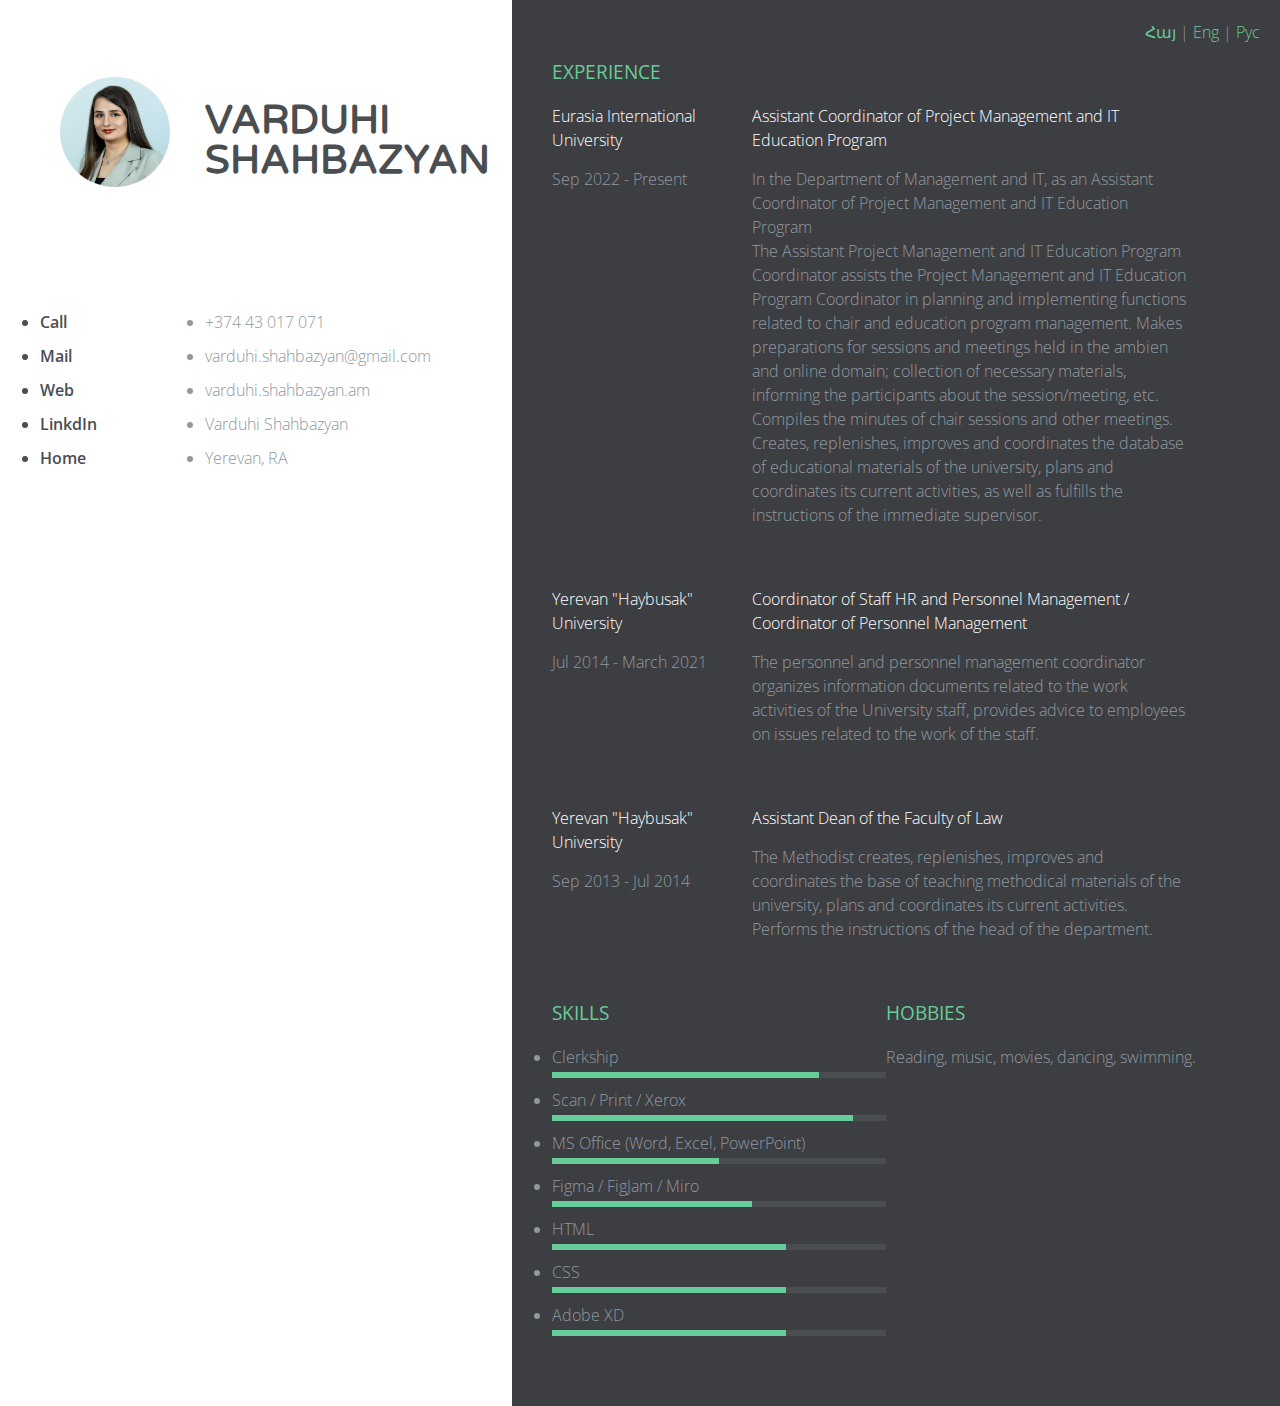
<file: cv/en/index.html>
<!DOCTYPE html>
<html lang="en">

<head>
  <meta charset="UTF-8">
  <meta name="viewport" content="width=device-width, initial-scale=1.0">
  <title>VARDUHI SHAHBAZYAN</title>
  <link rel="stylesheet" href="../inc/styles.css">
  <script type="text/javascript" src="../inc/script.js"></script>
</head>

<body>
  <meta name="viewport" content="width=device-width, initial-scale=1, maximum-scale=1">
  <div class="resume-wrapper">
    <section class="profile section-padding">
      <div class="container">
        <div class="picture-resume-wrapper">
          <div class="picture-resume">
            <span><img
                src="../inc/image.jpg"
                alt="Varduhi Shahbazyan photo" />
            </span>
          </div>
          <div class="clearfix"></div>
        </div>
        <div class="name-wrapper">
          <h1>Varduhi <br/>Shahbazyan</h1>
        </div>
        <div class="clearfix"></div>
        <div class="contact-info clearfix">
          <ul class="list-titles">
             <li>Call</li>
             <li>Mail</li>
             <li>Web</li>
      	     <li>LinkdIn</li>
             <li>Home</li>
          </ul>
          <ul class="list-content ">
            <li>+374 43 017 071</li>
            <li>varduhi.shahbazyan@gmail.com</li>
            <li>varduhi.shahbazyan.am</li>
            <li>Varduhi Shahbazyan</li>
            <li>Yerevan, RA</li>
          </ul>
        </div>
      </div>
    </section>

    <section class="experience section-padding">
      <div class="container">
        <div style="text-align: right;position: absolute;top: 20px;right: 20px;">
          <a href="/cv/hy">Հայ</a> | <a href="/cv/en">Eng</a> | <a href="/cv/ru">Рус</a>
        </div>
        <h3 class="experience-title">Experience</h3>

        <div class="experience-wrapper">
          <div class="company-wrapper clearfix">
            <div class="experience-title">Eurasia International University</div> <!-- NAME OF THE COMPANY YOUWORK WITH  -->
            <div class="time">Sep 2022 - Present</div> <!-- THE TIME YOU WORK WITH THE COMPANY  -->
          </div>

          <div class="job-wrapper clearfix">
            <div class="experience-title">Assistant Coordinator of Project Management and IT Education Program </div> <!-- JOB TITLE  -->
            <div class="company-description">
              <p>In the Department of Management and IT, as an Assistant Coordinator of Project Management and IT Education Program</br>
The Assistant Project Management and IT Education Program Coordinator assists the Project Management and IT Education Program Coordinator in planning and implementing functions related to chair and education program management. Makes preparations for sessions and meetings held in the ambien and online domain; collection of necessary materials, informing the participants about the session/meeting, etc. Compiles the minutes of chair sessions and other meetings. Creates, replenishes, improves and coordinates the database of educational materials of the university, plans and coordinates its current activities, as well as fulfills the instructions of the immediate supervisor.</p> <!-- JOB DESCRIPTION  -->
            </div>
          </div>

          <div class="company-wrapper clearfix">
            <div class="experience-title">Yerevan "Haybusak" University</div> <!-- NAME OF THE COMPANY YOUWORK WITH  -->
            <div class="time">Jul 2014 - March 2021</div> <!-- THE TIME YOU WORK WITH THE COMPANY  -->
          </div>

          <div class="job-wrapper clearfix">
            <div class="experience-title">Coordinator of Staff HR and Personnel Management / Coordinator of Personnel Management</div> <!-- JOB TITLE  -->
            <div class="company-description">
	      <p>The personnel and personnel management coordinator organizes information documents related to the work activities of the University staff, provides advice to employees on issues related to the work of the staff.</p> <!-- JOB DESCRIPTION  -->
            </div>
          </div>

          <div class="company-wrapper clearfix">
            <div class="experience-title">Yerevan "Haybusak" University</div> <!-- NAME OF THE COMPANY YOUWORK WITH  -->
            <div class="time">Sep 2013 - Jul 2014</div> <!-- THE TIME YOU WORK WITH THE COMPANY  -->
          </div>

          <div class="job-wrapper clearfix">
            <div class="experience-title">Assistant Dean of the Faculty of Law </div> <!-- JOB TITLE  -->
            <div class="company-description">
              <p>The Methodist creates, replenishes, improves and coordinates the base of teaching methodical materials of the university, plans and coordinates its current activities. Performs the instructions of the head of the department.</p> <!-- JOB DESCRIPTION  -->
            </div>
          </div>

        </div><!--Skill experience-->

        <div class="section-wrapper clearfix">
          <h3 class="section-title">Skills</h3> <!-- YOUR SET OF SKILLS  -->
          <ul>
            <li class="skill-percentage">Clerkship</li>
            <li class="skill-percentage">Scan / Print / Xerox</li>
            <li class="skill-percentage">MS Office (Word, Excel, PowerPoint)</li>
            <li class="skill-percentage">Figma / FigJam / Miro</li>
	    <li class="skill-percentage">HTML</li>
	    <li class="skill-percentage">CSS</li>
            <li class="skill-percentage">Adobe XD</li>
          </ul>

        </div>

        <div class="section-wrapper clearfix">
          <h3 class="section-title">Hobbies</h3>
          <p>Reading, music, movies, dancing, swimming.</p>
        </div>

      </div>
    </section>

    <div class="clearfix"></div>
  </div>
</body>

</html>
</file>
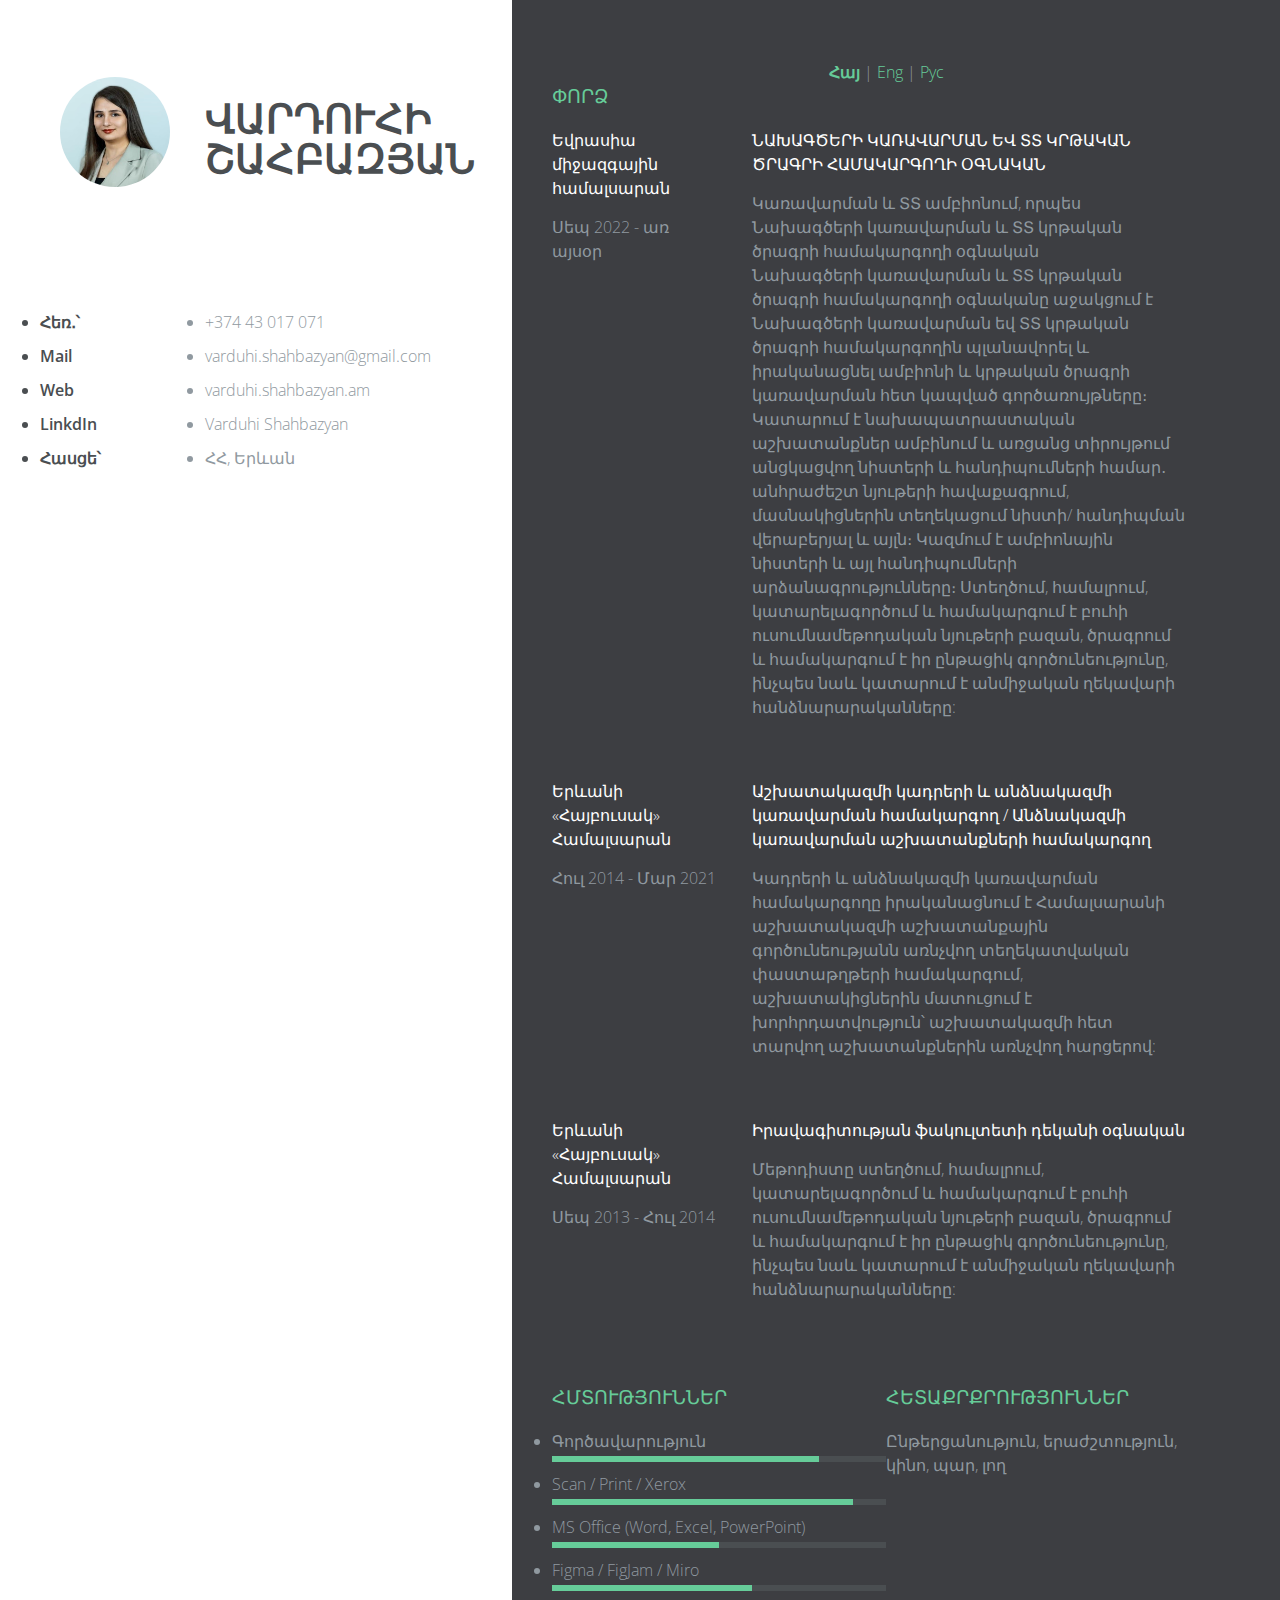
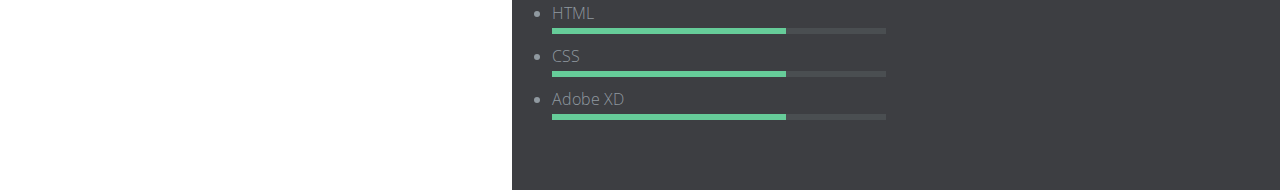
<file: cv/hy/index.html>
<!DOCTYPE html>
<html lang="en">

<head>
  <meta charset="UTF-8">
  <meta name="viewport" content="width=device-width, initial-scale=1.0">
  <title>ՎԱՐԴՈՒՀԻ ԱՇՈՏԻ ՇԱՀԲԱԶՅԱՆ</title>
  <link rel="stylesheet" href="../inc/styles.css">
  <script type="text/javascript" src="../inc/script.js"></script>
</head>

<body>
  <meta name="viewport" content="width=device-width, initial-scale=1, maximum-scale=1">
  <div class="resume-wrapper">
    <section class="profile section-padding">
      <div class="container">
        <div class="picture-resume-wrapper">
          <div class="picture-resume">
            <span><img
                src="../inc/image.jpg"
                alt="Varduhi Shahbazyan photo" />
            </span>
          </div>
          <div class="clearfix"></div>
        </div>
        <div class="name-wrapper">
          <h1>Վարդուհի <br/>Շահբազյան</h1>
        </div>
        <div class="clearfix"></div>
        <div class="contact-info clearfix">
          <ul class="list-titles">
            <li>Հեռ․՝</li>
            <li>Mail</li>
             <li>Web</li>
      	     <li>LinkdIn</li>
            <li>Հասցե՝</li>
          </ul>
          <ul class="list-content ">
            <li>+374 43 017 071</li>
            <li>varduhi.shahbazyan@gmail.com</li>
            <li>varduhi.shahbazyan.am</li>
            <li>Varduhi Shahbazyan</li>
            <li>ՀՀ, Երևան</li>
          </ul>
        </div>
      </div>
    </section>

    <section class="experience section-padding">
      <div class="container">
        <div id="topLanguageControl">
          <a href="/cv/hy" class="active">Հայ</a> | <a href="/cv/en">Eng</a> | <a href="/cv/ru">Рус</a>
        </div>
        <h3 class="experience-title">Փորձ</h3>

        <div class="experience-wrapper">
          <div class="company-wrapper clearfix">
            <div class="experience-title">Եվրասիա միջազգային համալսարան</div> <!-- NAME OF THE COMPANY YOUWORK WITH  -->
            <div class="time">Սեպ 2022 - առ այսօր</div> <!-- THE TIME YOU WORK WITH THE COMPANY  -->
          </div>

          <div class="job-wrapper clearfix">
            <div class="experience-title">ՆԱԽԱԳԾԵՐԻ ԿԱՌԱՎԱՐՄԱՆ ԵՎ ՏՏ ԿՐԹԱԿԱՆ ԾՐԱԳՐԻ ՀԱՄԱԿԱՐԳՈՂԻ ՕԳՆԱԿԱՆ </div> <!-- JOB TITLE  -->
            <div class="company-description">
              <p>Կառավարման և ՏՏ ամբիոնում, որպես Նախագծերի կառավարման և ՏՏ կրթական ծրագրի համակարգողի օգնական</br>
Նախագծերի կառավարման և ՏՏ կրթական ծրագրի համակարգողի օգնականը աջակցում է Նախագծերի կառավարման եվ ՏՏ կրթական ծրագրի համակարգողին պլանավորել և իրականացնել ամբիոնի և կրթական ծրագրի կառավարման հետ կապված գործառույթները։ Կատարում է նախապատրաստական աշխատանքներ ամբինում և առցանց տիրույթում անցկացվող նիստերի և հանդիպումների համար․ անհրաժեշտ նյութերի հավաքագրում, մասնակիցներին տեղեկացում նիստի/ հանդիպման վերաբերյալ և այլն։ Կազմում է ամբիոնային նիստերի և այլ հանդիպումների արձանագրությունները։ Ստեղծում, համալրում, կատարելագործում և համակարգում է բուհի ուսումնամեթոդական նյութերի բազան, ծրագրում և համակարգում է իր ընթացիկ գործունեությունը, ինչպես նաև կատարում է անմիջական ղեկավարի հանձնարարականները:</p> <!-- JOB DESCRIPTION  -->
            </div>
          </div>

          <div class="company-wrapper clearfix">
            <div class="experience-title">Երևանի «Հայբուսակ» Համալսարան</div> <!-- NAME OF THE COMPANY YOUWORK WITH  -->
            <div class="time">Հուլ 2014 - Մար 2021</div> <!-- THE TIME YOU WORK WITH THE COMPANY  -->
          </div>

          <div class="job-wrapper clearfix">
            <div class="experience-title">Աշխատակազմի կադրերի և անձնակազմի կառավարման համակարգող / Անձնակազմի կառավարման աշխատանքների համակարգող</div> <!-- JOB TITLE  -->
            <div class="company-description">
	      <p>	Կադրերի և անձնակազմի կառավարման համակարգողը իրականացնում է Համալսարանի աշխատակազմի աշխատանքային գործունեությանն առնչվող տեղեկատվական փաստաթղթերի համակարգում,  աշխատակիցներին մատուցում է խորհրդատվություն՝ աշխատակազմի հետ տարվող աշխատանքներին առնչվող հարցերով:</p><!-- JOB DESCRIPTION  -->
            </div>
          </div>

          <div class="company-wrapper clearfix">
            <div class="experience-title">Երևանի «Հայբուսակ» Համալսարան</div> <!-- NAME OF THE COMPANY YOUWORK WITH  -->
            <div class="time">Սեպ 2013 - Հուլ 2014</div> <!-- THE TIME YOU WORK WITH THE COMPANY  -->
          </div>

          <div class="job-wrapper clearfix">
            <div class="experience-title">Իրավագիտության ֆակուլտետի դեկանի օգնական</div> <!-- JOB TITLE  -->
            <div class="company-description">
              <p>Մեթոդիստը ստեղծում, համալրում, կատարելագործում և համակարգում է բուհի ուսումնամեթոդական նյութերի բազան, ծրագրում և համակարգում է իր ընթացիկ գործունեությունը, ինչպես նաև կատարում է անմիջական ղեկավարի հանձնարարականները:
</p></br><!-- JOB DESCRIPTION  -->
            </div>
          </div>

        </div><!--Skill experience-->

        <div class="section-wrapper clearfix">
          <h3 class="section-title">Հմտություններ</h3> <!-- YOUR SET OF SKILLS  -->
          <ul>
            <li class="skill-percentage">Գործավարություն</li>
            <li class="skill-percentage">Scan / Print / Xerox</li>
            <li class="skill-percentage">MS Office (Word, Excel, PowerPoint)</li>
            <li class="skill-percentage">Figma / FigJam / Miro</li>
	    <li class="skill-percentage">HTML</li>
	    <li class="skill-percentage">CSS</li>
            <li class="skill-percentage">Adobe XD</li>
          </ul>

        </div>

        <div class="section-wrapper clearfix">
          <h3 class="section-title">Հետաքրքրություններ</h3>
          <p>Ընթերցանություն, երաժշտություն, կինո, պար, լող</p>
        </div>

      </div>
    </section>

    <div class="clearfix"></div>
  </div>
</body>

</html>
</file>
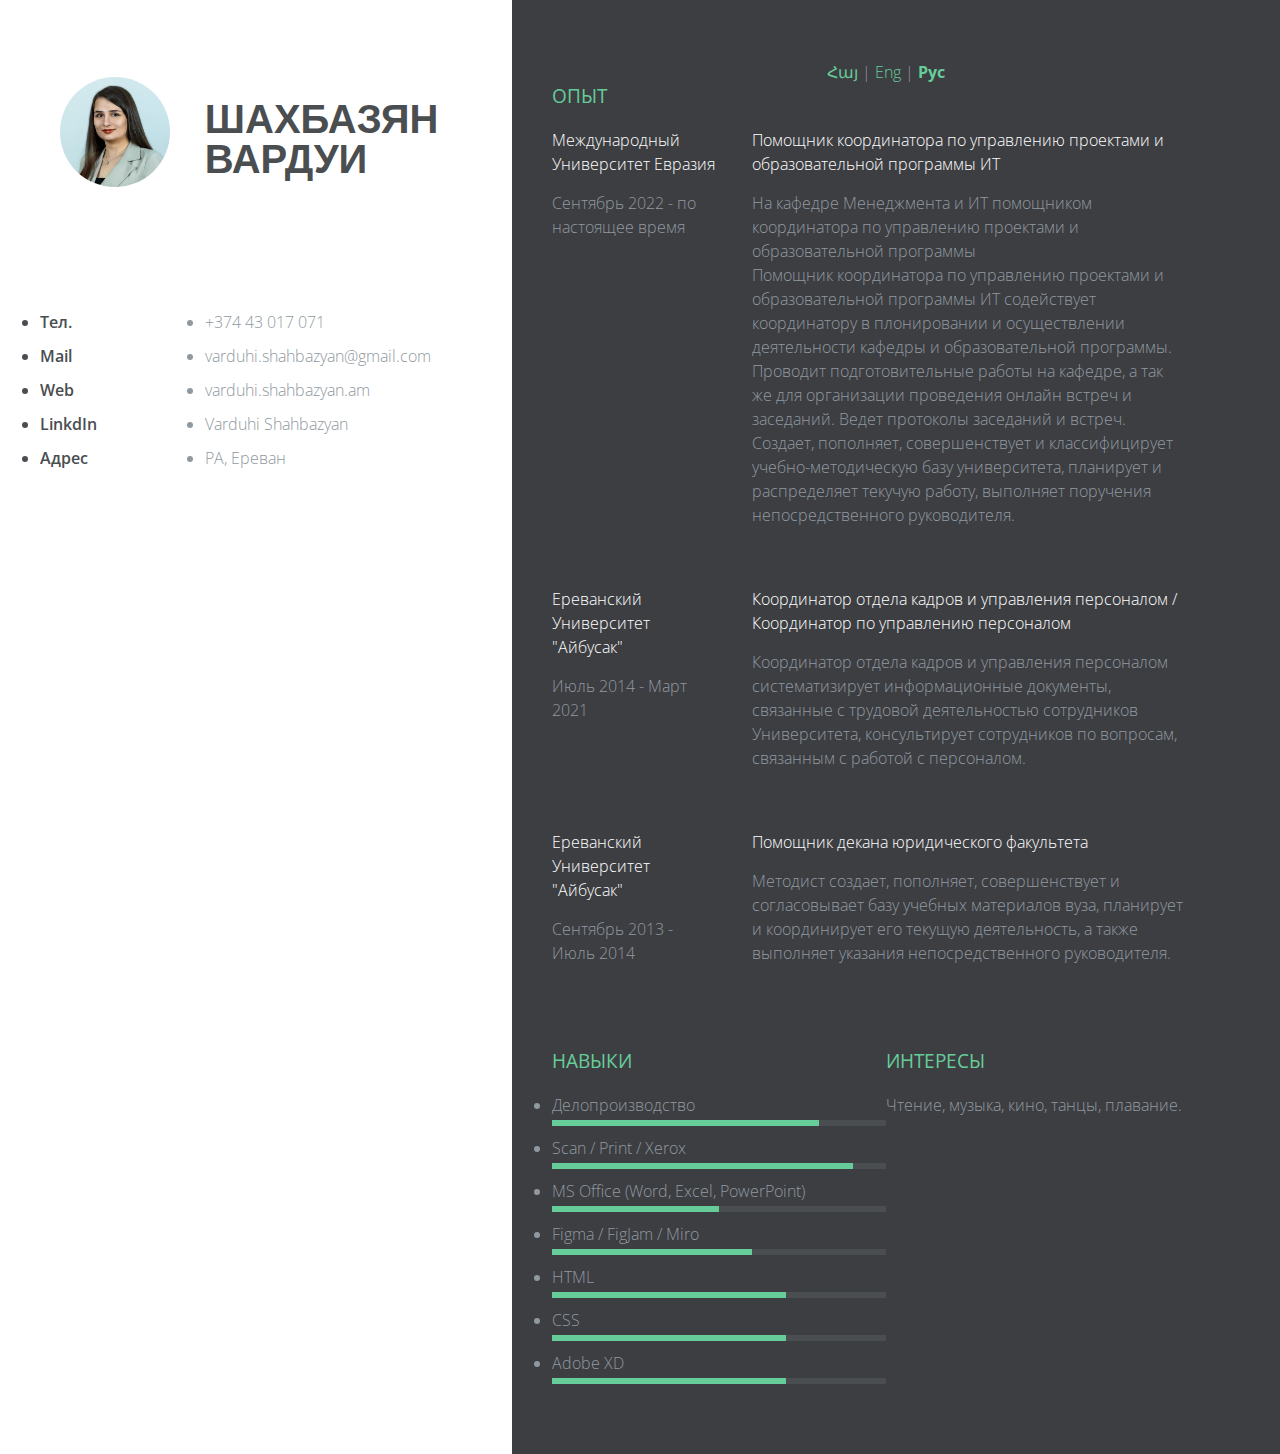
<file: cv/ru/index.html>
<!DOCTYPE html>
<html lang="en">

<head>
  <meta charset="UTF-8">
  <meta name="viewport" content="width=device-width, initial-scale=1.0">
  <title>Шахбазян Вардуи Ашотовна</title>
  <link rel="stylesheet" href="../inc/styles.css">
  <script type="text/javascript" src="../inc/script.js"></script>
</head>

<body>
  <meta name="viewport" content="width=device-width, initial-scale=1, maximum-scale=1">
  <div class="resume-wrapper">
    <section class="profile section-padding">
      <div class="container">
        <div class="picture-resume-wrapper">
          <div class="picture-resume">
            <span><img
                src="../inc/image.jpg"
                alt="Varduhi Shahbazyan photo" />
            </span>
          </div>
          <div class="clearfix"></div>
        </div>
        <div class="name-wrapper">
          <h1>Шахбазян<br/>Вардуи</h1>
        </div>
        <div class="clearfix"></div>
        <div class="contact-info clearfix">
          <ul class="list-titles">
            <li>Тел.</li>
            <li>Mail</li>
            <li>Web</li>
      	    <li>LinkdIn</li>
            <li>Адрес</li>
          </ul>
          <ul class="list-content ">
            <li>+374 43 017 071</li>
            <li>varduhi.shahbazyan@gmail.com</li>
            <li>varduhi.shahbazyan.am</li>
            <li>Varduhi Shahbazyan</li>
            <li>РА, Ереван</li>
          </ul>
        </div>
      </div>
    </section>

    <section class="experience section-padding">
      <div class="container">
        <div id="topLanguageControl">
          <a href="/cv/hy">Հայ</a> | <a href="/cv/en">Eng</a> | <a href="/cv/ru" class="active">Рус</a>
        </div>
        <h3 class="experience-title">Опыт</h3>

        <div class="experience-wrapper">
          <div class="company-wrapper clearfix">
            <div class="experience-title">Международный Университет Евразия</div> <!-- NAME OF THE COMPANY YOUWORK WITH  -->
            <div class="time">Сентябрь 2022 - по настоящее время</div> <!-- THE TIME YOU WORK WITH THE COMPANY  -->
          </div>

          <div class="job-wrapper clearfix">
            <div class="experience-title">Помощник координатора по управлению проектами и образовательной программы ИТ</div> <!-- JOB TITLE  -->
            <div class="company-description">
              <p>На кафедре Менеджмента и ИТ помощником координатора по управлению проектами и образовательной программы</br>
Помощник координатора по управлению проектами и образовательной программы ИТ содействует координатору в плонировании и осуществлении деятельности кафедры и образовательной программы. Проводит подготовительные работы на кафедре, а так же для организации проведения онлайн встреч и заседаний. Ведет протоколы заседаний и встреч. Создает, пополняет, совершенствует и классифицирует учебно-методическую базу университета, планирует и распределяет текучую работу, выполняет поручения непосредственного руководителя.</p> <!-- JOB DESCRIPTION  -->
            </div>
          </div>

          <div class="company-wrapper clearfix">
            <div class="experience-title">Ереванский Университет "Айбусак"</div> <!-- NAME OF THE COMPANY YOUWORK WITH  -->
            <div class="time">Июль 2014 - Март 2021</div> <!-- THE TIME YOU WORK WITH THE COMPANY  -->
          </div>

          <div class="job-wrapper clearfix">
            <div class="experience-title">Координатор отдела кадров и управления персоналом / Координатор по управлению персоналом</div> <!-- JOB TITLE  -->
            <div class="company-description">
	      <p>	Координатор отдела кадров и управления персоналом систематизирует информационные документы, связанные с трудовой деятельностью сотрудников Университета, консультирует сотрудников по вопросам, связанным с работой с персоналом.</p><!-- JOB DESCRIPTION  -->
            </div>
          </div>

          <div class="company-wrapper clearfix">
            <div class="experience-title">Ереванский Университет "Айбусак"</div> <!-- NAME OF THE COMPANY YOUWORK WITH  -->
            <div class="time">Сентябрь 2013 - Июль 2014</div> <!-- THE TIME YOU WORK WITH THE COMPANY  -->
          </div>

          <div class="job-wrapper clearfix">
            <div class="experience-title">Помощник декана юридического факультета</div> <!-- JOB TITLE  -->
            <div class="company-description">
              <p>Методист создает, пополняет, совершенствует и согласовывает базу учебных материалов вуза, планирует и координирует его текущую деятельность, а также выполняет указания непосредственного руководителя.</p></br><!-- JOB DESCRIPTION  -->
            </div>
          </div>

        </div><!--Skill experience-->

        <div class="section-wrapper clearfix">
          <h3 class="section-title">Навыки</h3> <!-- YOUR SET OF SKILLS  -->
          <ul>
            <li class="skill-percentage">Делопроизводство</li>
            <li class="skill-percentage">Scan / Print / Xerox</li>
            <li class="skill-percentage">MS Office (Word, Excel, PowerPoint)</li>
            <li class="skill-percentage">Figma / FigJam / Miro</li>
	    <li class="skill-percentage">HTML</li>
	    <li class="skill-percentage">CSS</li>
            <li class="skill-percentage">Adobe XD</li>
          </ul>

        </div>

        <div class="section-wrapper clearfix">
          <h3 class="section-title">Интересы</h3>
          <p>Чтение, музыка, кино, танцы, плавание.</p>
        </div>

      </div>
    </section>

    <div class="clearfix"></div>
  </div>
</body>

</html>
</file>
<file: cv/inc/styles.css>
@import url(https://fonts.googleapis.com/css?family=Varela+Round);
@import url(https://fonts.googleapis.com/css?family=Open+Sans:400,300,600,700);

*, *::after, *::before {
  box-sizing: border-box;
  margin: 0;
  padding: 0;
}

html, body {
  height: 100%;
}

body {
  font-family: "Open Sans", sans-serif;
  font-size: 16px;
  line-height: 1.5em;
}

a {
  color: #66cc99;
  text-decoration: none;
}

a.active, a.active {
  font-weight: bold;
}

.clearfix::after, .clearfix::before {
  content: " ";
  display: table;
}

.clearfix::after {
  clear: both;
}

.bold {
  color: #4a4e51;
  font-weight: 400;
}

.resume-wrapper {
  position: relative;
  text-align: center;
  height: 100%;
}

.container {
  min-height: 600px;
}

.profile {
  background: #fff;
  width: 40%;
  float: left;
  color: #9099a0;
}
@media (max-width: 850px) {
  .profile {
    width: 100%;
  }
}
.profile .name-wrapper {
  float: left;
  width: 60%;
}
.profile h1 {
  font-size: 2.5em;
  text-align: left;
  font-family: "Varela Round", sans-serif;
  color: #4a4e51;
  text-transform: uppercase;
  line-height: 1em;
  padding-top: 40px;
}
@media (max-width: 1200px) {
  .profile h1 {
    padding-top: 20px;
  }
}
@media (max-width: 450px) {
  .profile h1 {
    font-size: 1.8em;
    padding-top: 20px;
  }
}
.profile li {
  margin-bottom: 10px;
}
.profile .picture-resume-wrapper {
  width: 40%;
  display: block;
  float: left;
}
@media (max-width: 1200px) {
  .profile .picture-resume-wrapper {
    width: 100%;
  }
}
.profile .picture-resume {
  width: 220px;
  height: 220px;
  background-size: cover;
  border-radius: 50%;
  margin-right: 0px;
  display: table;
  position: relative;
  vertical-align: middle;
}
.profile .picture-resume span {
  display: table-cell;
  vertical-align: middle;
  position: relative;
  margin: 0px;
  z-index: 10;
  text-align: center;
}
.profile .picture-resume img {
  border-radius: 50%;
  object-fit: cover;
  width: 160px;
  height: 160px;
}
@media (max-width: 1500px) {
  .profile .picture-resume img {
    width: 110px;
    height: 110px;
  }
}
@media (max-width: 1200px) {
  .profile .picture-resume img {
    width: 140px;
    height: 140px;
  }
}
@media (max-width: 1500px) {
  .profile .picture-resume {
    width: 150px;
    height: 150px;
  }
}
@media (max-width: 1200px) {
  .profile .picture-resume {
    width: 200px;
    height: 200px;
  }
}
@media (max-width: 450px) {
  .profile .picture-resume {
    width: 180px;
    height: 180px;
  }
}
.profile .contact-info {
  margin-top: 100px;
  font-weight: 300;
}
@media (max-width: 1200px) {
  .profile .contact-info {
    margin-top: 70px;
  }
}
@media (max-width: 450px) {
  .profile .contact-info {
    margin-top: 50px;
  }
}
.profile .list-titles {
  float: left;
  text-align: left;
  font-weight: 600;
  width: 40%;
  color: #4a4e51;
}
.profile .list-content {
  float: left;
  width: 60%;
  text-align: left;
  font-weight: 300;
}
.profile .contact-presentation {
  text-align: left;
  font-weight: 300;
  margin-top: 100px;
  margin-bottom: 100px;
}
@media (max-width: 1200px) {
  .profile .contact-presentation {
    margin-top: 70px;
    margin-bottom: 70px;
  }
}
@media (max-width: 850px) {
  .profile .contact-presentation {
    margin-top: 50px;
    margin-bottom: 50px;
  }
}
.profile svg {
  width: 100%;
  position: absolute;
  top: 0;
  left: 0;
}
.profile .st0, .profile .st1 {
  fill: #66cc99;
}

.experience {
  background: #3d3e42;
  width: 60%;
  float: left;
  position: relative;
  color: #9099a0;
  font-weight: 300;
  min-height: 100%;
  min-height: 100vh;
}
@media (max-width: 850px) {
  .experience {
    width: 100%;
  }
}
.experience h3.experience-title {
  color: #66cc99;
  text-align: left;
  text-transform: uppercase;
  font-size: 1.2em;
  margin-bottom: 20px;
  font-weight: 400;
}
.experience .company-wrapper {
  width: 30%;
  float: left;
  text-align: left;
  padding-right: 5%;
  margin-bottom: 60px;
}
@media (max-width: 450px) {
  .experience .company-wrapper {
    width: 100%;
    margin-bottom: 20px;
  }
}
.experience .job-wrapper {
  width: 70%;
  float: left;
  text-align: left;
  padding-right: 5%;
  margin-bottom: 60px;
}
@media (max-width: 450px) {
  .experience .job-wrapper {
    width: 100%;
    margin-bottom: 40px;
  }
}
.experience .experience-title {
  color: white;
  margin-bottom: 15px;
}

.section-padding {
  padding: 60px 60px 40px 40px;
}
@media (max-width: 850px) {
  .section-padding {
    padding: 80px 15% 40px 10%;
  }
}
@media (max-width: 450px) {
  .section-padding {
    padding: 40px 10% 20px 5%;
  }
}

.section-wrapper {
  width: 50%;
  float: left;
  text-align: left;
  color: #9099a0;
  font-weight: 300;
  margin-bottom: 20px;
}
@media (max-width: 450px) {
  .section-wrapper {
    width: 100%;
  }
}
.section-wrapper:nth-child(3) {
  padding-right: 8%;
}
.section-wrapper h3.section-title {
  color: #66cc99;
  text-align: left;
  text-transform: uppercase;
  font-size: 1.2em;
  margin-bottom: 20px;
  font-weight: 400;
}
.section-wrapper .skill-percentage {
  margin-bottom: 10px;
  position: relative;
}
.section-wrapper .skill-percentage::after {
  content: "";
  width: 100%;
  height: 6px;
  background: #4a4e51;
  display: block;
  margin-top: 3px;
}
.section-wrapper .skill-percentage::before {
  content: "";
  height: 6px;
  background: #66cc99;
  position: absolute;
  margin-top: 3px;
  bottom: 0;
}
.section-wrapper .skill-percentage:nth-child(1)::before {
  width: 80%;
  -webkit-animation: skill_1 0.6s ease;
          animation: skill_1 0.6s ease;
}
.section-wrapper .skill-percentage:nth-child(2)::before {
  width: 90%;
  -webkit-animation: skill_2 0.6s ease;
          animation: skill_2 0.6s ease;
}
.section-wrapper .skill-percentage:nth-child(3)::before {
  width: 50%;
  -webkit-animation: skill_3 0.6s ease;
          animation: skill_3 0.6s ease;
}
.section-wrapper .skill-percentage:nth-child(4)::before {
  width: 60%;
  -webkit-animation: skill_4 0.6s ease;
          animation: skill_4 0.6s ease;
}
.section-wrapper .skill-percentage:nth-child(5)::before {
  width: 70%;
  -webkit-animation: skill_5 0.6s ease;
          animation: skill_5 0.6s ease;
}
.section-wrapper .skill-percentage:nth-child(6)::before {
  width: 70%;
  -webkit-animation: skill_6 0.6s ease;
          animation: skill_6 0.6s ease;
}
.section-wrapper .skill-percentage:nth-child(7)::before {
  width: 70%;
  -webkit-animation: skill_6 0.6s ease;
          animation: skill_6 0.6s ease;
}

@-webkit-keyframes skill_1 {
  from {
    width: 0%;
  }
  to {
    width: 80%;
  }
}

@keyframes skill_1 {
  from {
    width: 0%;
  }
  to {
    width: 80%;
  }
}
@-webkit-keyframes skill_2 {
  from {
    width: 0%;
  }
  to {
    width: 90%;
  }
}
@keyframes skill_2 {
  from {
    width: 0%;
  }
  to {
    width: 90%;
  }
}
@-webkit-keyframes skill_3 {
  from {
    width: 0%;
  }
  to {
    width: 50%;
  }
}
@keyframes skill_3 {
  from {
    width: 0%;
  }
  to {
    width: 50%;
  }
}
@-webkit-keyframes skill_4 {
  from {
    width: 0%;
  }
  to {
    width: 60%;
  }
}
@keyframes skill_4 {
  from {
    width: 0%;
  }
  to {
    width: 60%;
  }
}
@-webkit-keyframes skill_5 {
  from {
    width: 0%;
  }
  to {
    width: 70%;
  }
}
@keyframes skill_5 {
  from {
    width: 0%;
  }
  to {
    width: 70%;
  }
}
@-webkit-keyframes skill_6 {
  from {
    width: 0%;
  }
  to {
    width: 70%;
  }
}
@keyframes skill_6 {
  from {
    width: 0%;
  }
  to {
    width: 70%;
  }
}
@-webkit-keyframes skill_7 {
  from {
    width: 0%;
  }
  to {
    width: 70%;
  }
}
@keyframes skill_7 {
  from {
    width: 0%;
  }
  to {
    width: 70%;
  }
}
</file>
